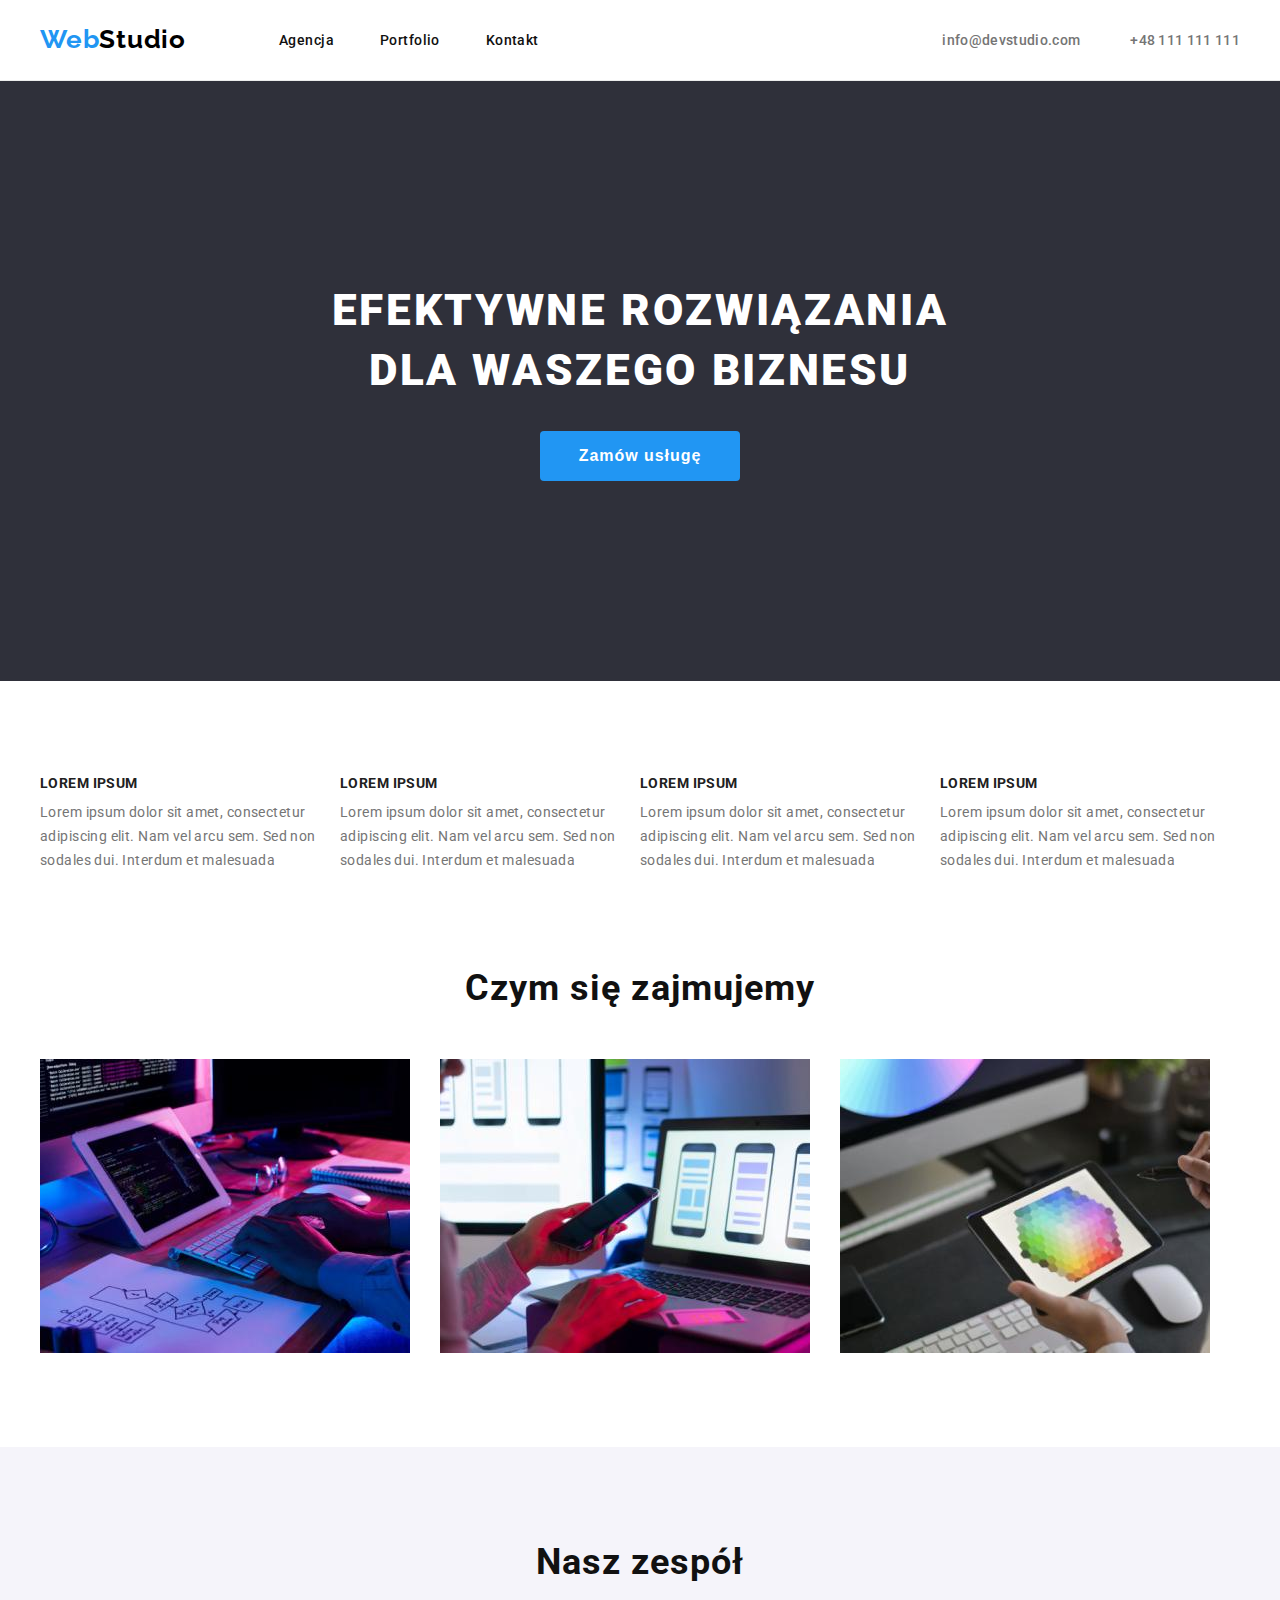
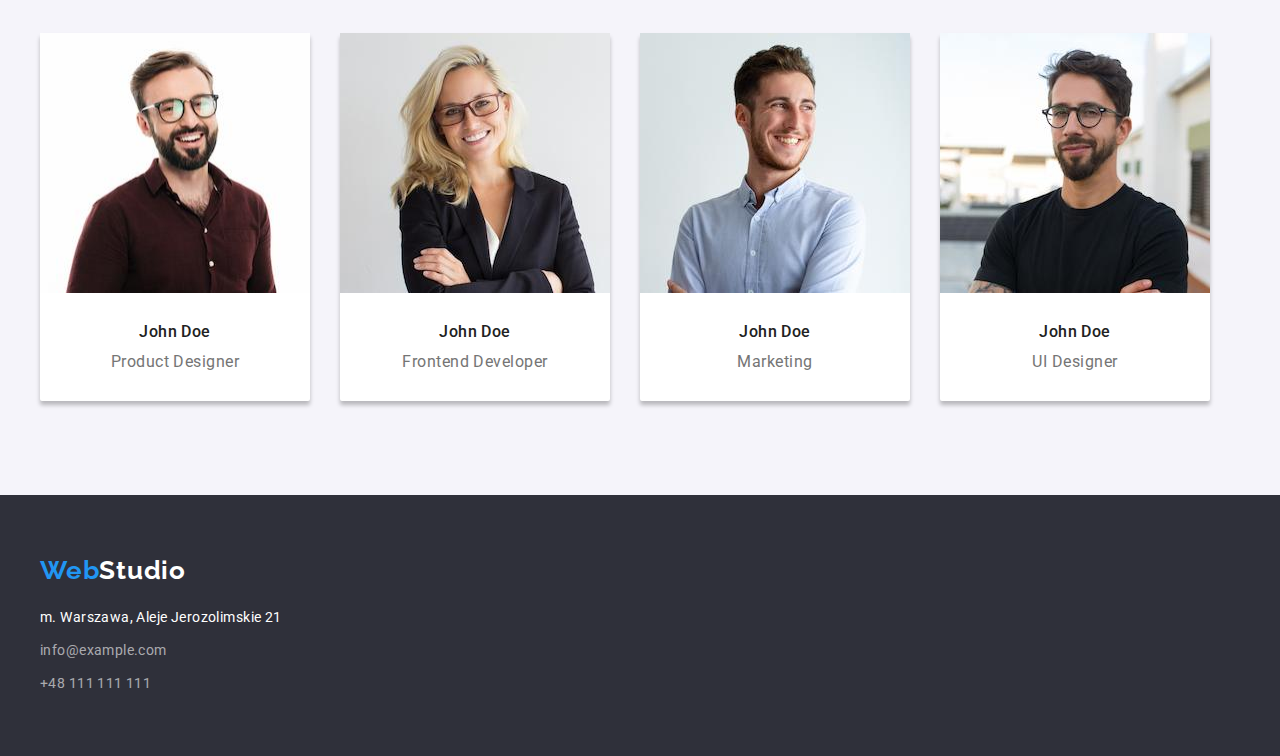
<file: index.html>
<!DOCTYPE html>
<html lang="pl">
    <head>
        <meta charset="UTF-8" />
        <meta http-equiv="X-UA-Compatible" content="IE=edge" />
        <meta name="viewport" content="width=device-width, initial-scale=1.0" />
        <title>Zadanie domowe GOIT Polska</title>
        <link rel="preconnect" href="https://fonts.googleapis.com" />
        <link rel="preconnect" href="https://fonts.gstatic.com" crossorigin />
        <link
            href="https://fonts.googleapis.com/css2?family=Raleway:wght@700&family=Roboto:wght@400;500;700;900&display=swap"
            rel="stylesheet"
        />
        <link
            rel="stylesheet"
            href="https://cdnjs.cloudflare.com/ajax/libs/modern-normalize/1.1.0/modern-normalize.min.css"
            integrity="sha512-wpPYUAdjBVSE4KJnH1VR1HeZfpl1ub8YT/NKx4PuQ5NmX2tKuGu6U/JRp5y+Y8XG2tV+wKQpNHVUX03MfMFn9Q=="
            crossorigin="anonymous"
            referrerpolicy="no-referrer"
        />
        <link rel="stylesheet" href="css/styles.css" />
    </head>
    <body>
        <header class="header-wrapper">
            <div class="container">
                <nav class="header-navigation">
                    <a class="logo" href="index.html"
                        >Web<span class="header-studio">Studio</span></a
                    >
                    <ul class="nav-list">
                        <li><a href="#">Agencja</a></li>
                        <li>
                            <a href="portfolio.html">Portfolio</a>
                        </li>
                        <li><a href="#">Kontakt</a></li>
                    </ul>
                </nav>
                <ul class="contact-list">
                    <li>
                        <a class="nav-contact" href="mailto:info@devstudio.com"
                            >info@devstudio.com</a
                        >
                    </li>
                    <li>
                        <a class="nav-contact" href="tel:+48-111-111-111"
                            >+48 111 111 111</a
                        >
                    </li>
                </ul>
            </div>
        </header>

        <main>
            <section class="service section">
                <div class="container">
                    <h1>EFEKTYWNE ROZWIĄZANIA DLA WASZEGO BIZNESU</h1>
                    <button type="button">Zamów usługę</button>
                </div>
            </section>
            <section class="section">
                <div class="container">
                    <ul class="primary-list">
                        <li>
                            <h3>Lorem Ipsum</h3>
                            <p>
                                Lorem ipsum dolor sit amet, consectetur
                                adipiscing elit. Nam vel arcu sem. Sed non
                                sodales dui. Interdum et malesuada
                            </p>
                        </li>
                        <li>
                            <h3>Lorem Ipsum</h3>
                            <p>
                                Lorem ipsum dolor sit amet, consectetur
                                adipiscing elit. Nam vel arcu sem. Sed non
                                sodales dui. Interdum et malesuada
                            </p>
                        </li>
                        <li>
                            <h3>Lorem Ipsum</h3>
                            <p>
                                Lorem ipsum dolor sit amet, consectetur
                                adipiscing elit. Nam vel arcu sem. Sed non
                                sodales dui. Interdum et malesuada
                            </p>
                        </li>
                        <li>
                            <h3>Lorem Ipsum</h3>
                            <p>
                                Lorem ipsum dolor sit amet, consectetur
                                adipiscing elit. Nam vel arcu sem. Sed non
                                sodales dui. Interdum et malesuada
                            </p>
                        </li>
                    </ul>
                </div>
            </section>
            <div class="container">
                <h2 class="what-we-do">Czym się zajmujemy</h2>
                <ul class="portfolio-list-main">
                    <li>
                        <img
                            src="images/coding-in-progress.jpg"
                            alt="coding in progress"
                            width="370"
                            height="294"
                        />
                    </li>
                    <li>
                        <img
                            src="images/not-yet-notch.jpg"
                            alt="not yet notch"
                            width="370"
                            height="294"
                        />
                    </li>
                    <li>
                        <img
                            src="images/too-much-colours-for-me.jpg"
                            alt="too much colours for me"
                            width="370"
                            height="294"
                        />
                    </li>
                </ul>
            </div>
            <section class="team-section section">
                <div class="container">
                    <h2 class="team-title">Nasz zespół</h2>
                    <ul class="secondary-list">
                        <li>
                            <figure>
                                <img
                                    src="images/team/pal1.jpg"
                                    alt="pal 1"
                                    width="270"
                                    height="260"
                                />
                                <figcaption>
                                    <span class="team-names">John Doe</span
                                    ><span class="team-position"
                                        >Product Designer</span
                                    >
                                </figcaption>
                            </figure>
                        </li>
                        <li>
                            <figure>
                                <img
                                    src="images/team/pal2.jpg"
                                    alt="pal 2"
                                    width="270"
                                    height="260"
                                />
                                <figcaption>
                                    <span class="team-names">John Doe</span
                                    ><span class="team-position"
                                        >Frontend Developer</span
                                    >
                                </figcaption>
                            </figure>
                        </li>
                        <li>
                            <figure>
                                <img
                                    src="images/team/pal3.jpg"
                                    alt="pal 3"
                                    width="270"
                                    height="260"
                                />
                                <figcaption>
                                    <span class="team-names">John Doe</span
                                    ><span class="team-position"
                                        >Marketing</span
                                    >
                                </figcaption>
                            </figure>
                        </li>
                        <li>
                            <figure>
                                <img
                                    src="images/team/pal4.jpg"
                                    alt="pal 4"
                                    width="270"
                                    height="260"
                                />
                                <figcaption>
                                    <span class="team-names">John Doe</span
                                    ><span class="team-position"
                                        >UI Designer</span
                                    >
                                </figcaption>
                            </figure>
                        </li>
                    </ul>
                </div>
            </section>
        </main>
        <footer class="footer-section">
            <div class="container">
                <a class="logo" href="index.html"
                    >Web<span class="footer-studio">Studio</span></a
                >
                <address>
                    <a
                        class="footer-localization"
                        href="https://goo.gl/maps/t7D3Fm8JjVbQzfDk6"
                        title="Lokalizacja"
                        >m. Warszawa, Aleje Jerozolimskie 21</a
                    >
                    <a class="footer-mail" href="mailto:info@example.com"
                        >info@example.com</a
                    >
                    <a class="footer-tel" href="tel:+48-111-111-111"
                        >+48 111 111 111</a
                    >
                </address>
            </div>
        </footer>
    </body>
</html>
</file>
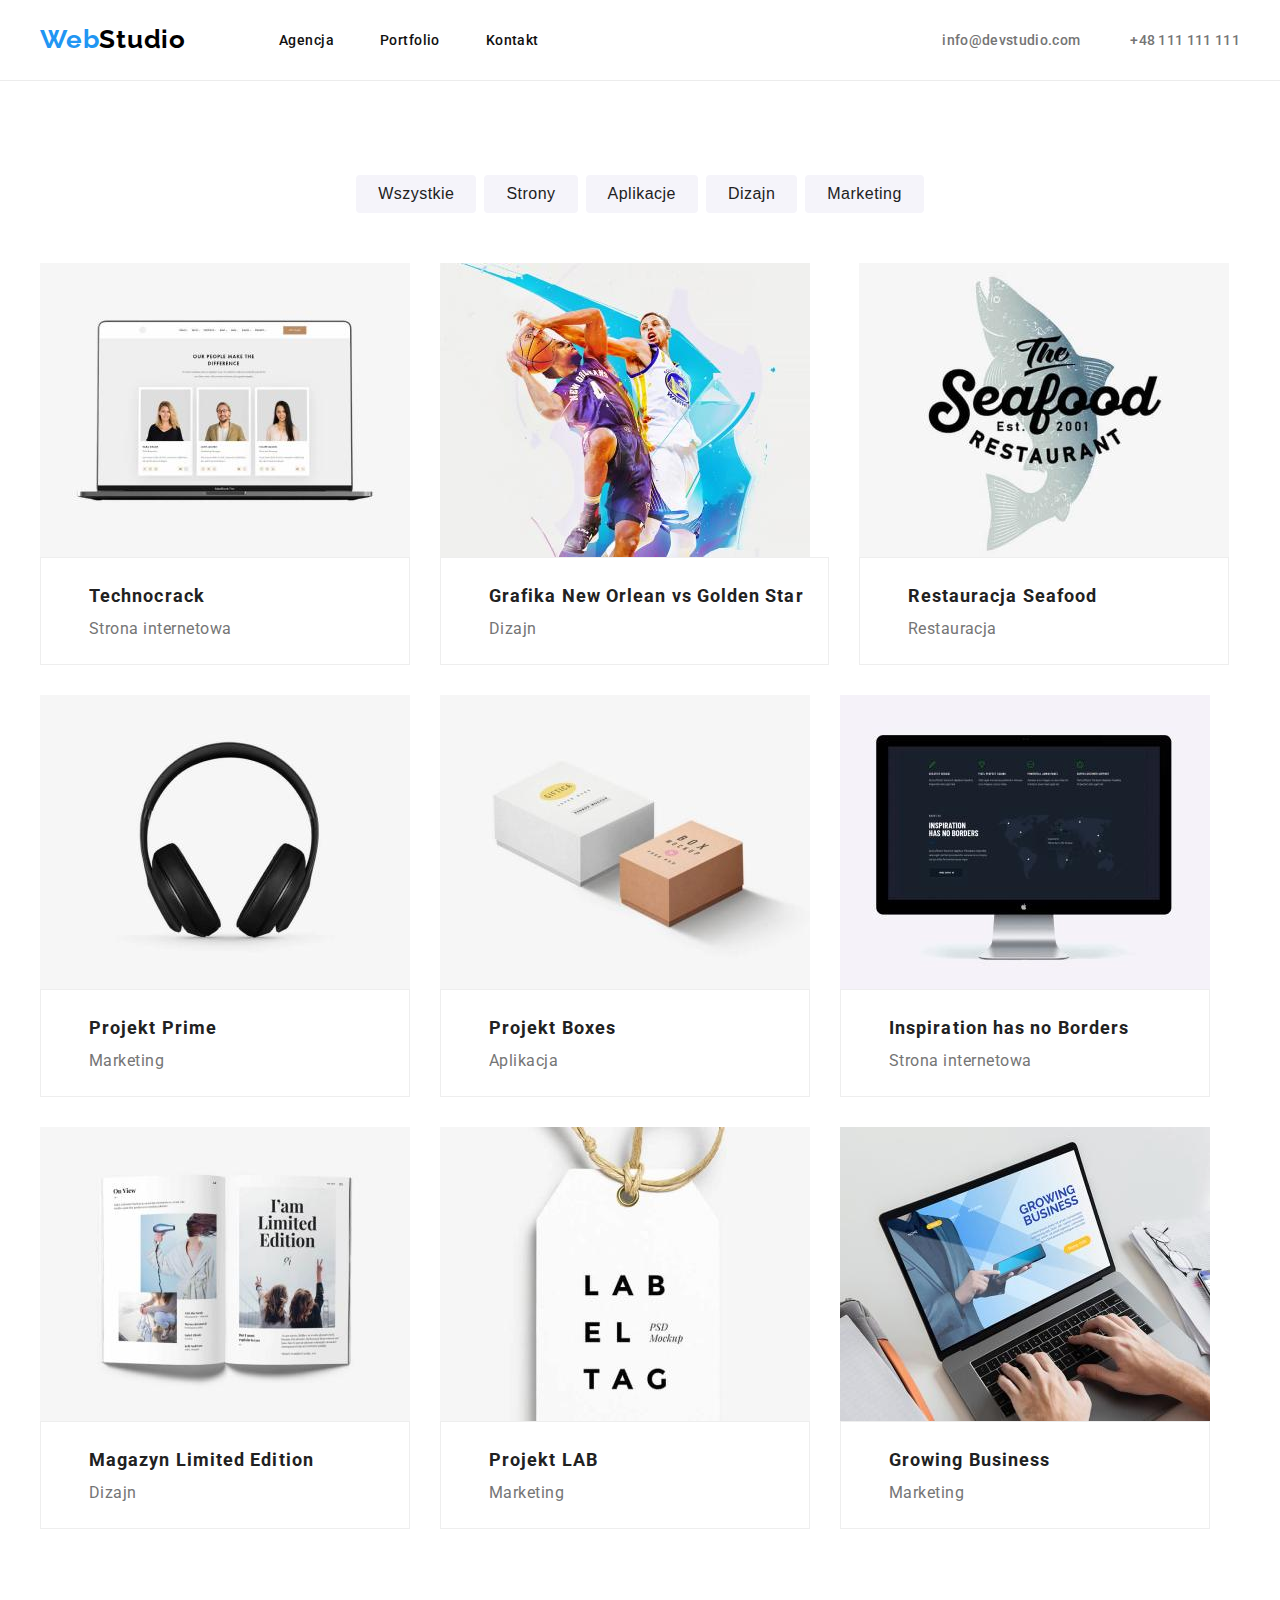
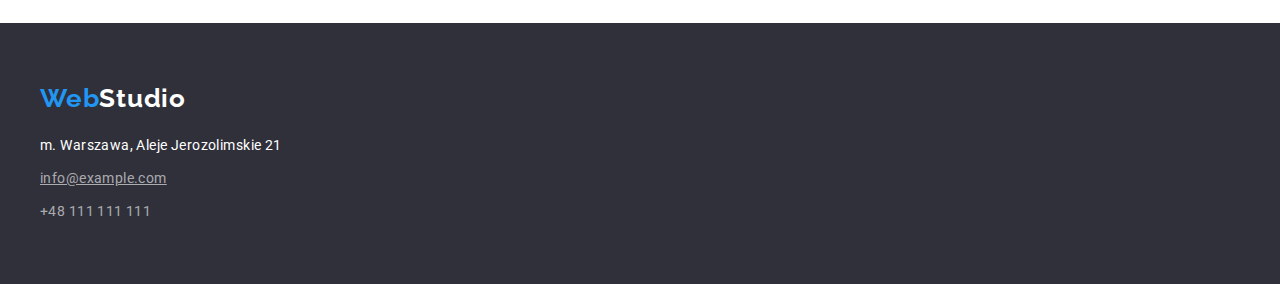
<file: portfolio.html>
<!DOCTYPE html>
<html lang="en">
    <head>
        <meta charset="UTF-8" />
        <meta http-equiv="X-UA-Compatible" content="IE=edge" />
        <meta name="viewport" content="width=device-width, initial-scale=1.0" />
        <title>Portfolio</title>
        <link rel="preconnect" href="https://fonts.googleapis.com" />
        <link rel="preconnect" href="https://fonts.gstatic.com" crossorigin />
        <link
            href="https://fonts.googleapis.com/css2?family=Raleway:wght@700&family=Roboto:wght@400;500;700;900&display=swap"
            rel="stylesheet"
        />
        <link
            rel="stylesheet"
            href="https://cdnjs.cloudflare.com/ajax/libs/modern-normalize/1.1.0/modern-normalize.min.css"
            integrity="sha512-wpPYUAdjBVSE4KJnH1VR1HeZfpl1ub8YT/NKx4PuQ5NmX2tKuGu6U/JRp5y+Y8XG2tV+wKQpNHVUX03MfMFn9Q=="
            crossorigin="anonymous"
            referrerpolicy="no-referrer"
        />
        <link rel="stylesheet" href="css/styles.css" />
    </head>
    <body>
        <header class="header-wrapper">
            <div class="container">
                <nav class="header-navigation">
                    <a class="logo" href="index.html"
                        >Web<span class="header-studio">Studio</span></a
                    >
                    <ul class="nav-list">
                        <li><a href="#">Agencja</a></li>
                        <li>
                            <a href="portfolio.html">Portfolio</a>
                        </li>
                        <li><a href="#">Kontakt</a></li>
                    </ul>
                </nav>
                <ul class="contact-list">
                    <li>
                        <a class="nav-contact" href="mailto:info@devstudio.com"
                            >info@devstudio.com</a
                        >
                    </li>
                    <li>
                        <a class="nav-contact" href="tel:+48-111-111-111"
                            >+48 111 111 111</a
                        >
                    </li>
                </ul>
            </div>
        </header>
        <main class="section">
            <div class="container">
                <ul class="portfolio-nav-buttons">
                    <li>
                        <button>Wszystkie</button>
                    </li>
                    <li>
                        <button>Strony</button>
                    </li>
                    <li>
                        <button>Aplikacje</button>
                    </li>
                    <li>
                        <button>Dizajn</button>
                    </li>
                    <li>
                        <button>Marketing</button>
                    </li>
                </ul>
                <ul class="portfolio-list">
                    <li>
                        <figure>
                            <img
                                src="images/portfolio/technocrack.jpg"
                                alt="technocrack"
                                width="370"
                                height="294"
                            />
                            <figcaption>
                                <span class="project-names">Technocrack</span>
                                <span class="project-type"
                                    >Strona internetowa</span
                                >
                            </figcaption>
                        </figure>
                    </li>
                    <li>
                        <figure>
                            <img
                                src="images/portfolio/basketball.jpg"
                                alt="basketball"
                                width="370"
                                height="294"
                            />
                            <figcaption>
                                <span class="project-names"
                                    >Grafika New Orlean vs Golden Star</span
                                >
                                <span class="project-type">Dizajn</span>
                            </figcaption>
                        </figure>
                    </li>
                    <li>
                        <figure>
                            <img
                                src="images/portfolio/seafood.jpg"
                                alt="seafood"
                                width="370"
                                height="294"
                            />
                            <figcaption>
                                <span class="project-names"
                                    >Restauracja Seafood</span
                                >
                                <span class="project-type">Restauracja</span>
                            </figcaption>
                        </figure>
                    </li>
                    <li>
                        <figure>
                            <img
                                src="images/portfolio/headphones.jpg"
                                alt="headphones"
                                width="370"
                                height="294"
                            />
                            <figcaption>
                                <span class="project-names">Projekt Prime</span>
                                <span class="project-type">Marketing</span>
                            </figcaption>
                        </figure>
                    </li>
                    <li>
                        <figure>
                            <img
                                src="images/portfolio/boxes.jpg"
                                alt="boxes"
                                width="370"
                                height="294"
                            />
                            <figcaption>
                                <span class="project-names">Projekt Boxes</span>
                                <span class="project-type">Aplikacja</span>
                            </figcaption>
                        </figure>
                    </li>
                    <li>
                        <figure>
                            <img
                                src="images/portfolio/imac.jpg"
                                alt="imac"
                                width="370"
                                height="294"
                            />
                            <figcaption>
                                <span class="project-names"
                                    >Inspiration has no Borders</span
                                >
                                <span class="project-type"
                                    >Strona internetowa</span
                                >
                            </figcaption>
                        </figure>
                    </li>
                    <li>
                        <figure>
                            <img
                                src="images/portfolio/magazine.jpg"
                                alt="magazine"
                                width="370"
                                height="294"
                            />
                            <figcaption>
                                <span class="project-names"
                                    >Magazyn Limited Edition</span
                                >
                                <span class="project-type">Dizajn</span>
                            </figcaption>
                        </figure>
                    </li>
                    <li>
                        <figure>
                            <img
                                src="images/portfolio/label.jpg"
                                alt="label"
                                width="370"
                                height="294"
                            />
                            <figcaption>
                                <span class="project-names">Projekt LAB</span>
                                <span class="project-type">Marketing</span>
                            </figcaption>
                        </figure>
                    </li>
                    <li>
                        <figure>
                            <img
                                src="images/portfolio/laptop.jpg"
                                alt="laptop"
                                width="370"
                                height="294"
                            />
                            <figcaption>
                                <span class="project-names"
                                    >Growing Business</span
                                >
                                <span class="project-type">Marketing</span>
                            </figcaption>
                        </figure>
                    </li>
                </ul>
            </div>
        </main>
        <footer class="footer-section">
            <div class="container">
                <a class="logo" href="index.html"
                    >Web<span class="footer-studio">Studio</span></a
                >
                <address>
                    <a
                        class="footer-localization"
                        href="https://goo.gl/maps/t7D3Fm8JjVbQzfDk6"
                        title="Lokalizacja"
                        >m. Warszawa, Aleje Jerozolimskie 21</a
                    >
                    <a
                        class="footer-mail-portfolio"
                        href="mailto:info@example.com"
                        >info@example.com</a
                    >
                    <a class="footer-tel" href="tel:+48-111-111-111"
                        >+48 111 111 111</a
                    >
                </address>
            </div>
        </footer>
    </body>
</html>
</file>
<file: css/styles.css>
* {
    margin: 0;
    padding: 0;
}
img {
    vertical-align: middle;
}
:root {
    --light-blue: #2196f3;
}
.header-navigation {
    display: flex;
    align-items: center;
}
.header-navigation:focus {
    color: var(--light-blue);
}

.header-studio {
    color: black;
    text-decoration: none;
    font-size: 26px;
    line-height: 1.19;
    font-weight: 700;
    font-family: 'Raleway', sans-serif;
}
.logo {
    color: #2196f3;
    line-height: 1.19;
    text-decoration: none;
    font-size: 26px;
    line-height: 1.19;
    font-weight: 700;
    font-family: 'Raleway', sans-serif;
    letter-spacing: 0.03em;
}
body {
    font-family: 'Roboto', 'Raleway', sans-serif;
    color: #111;
}

.nav-list {
    list-style: none;
    list-style-type: none;
    display: flex;
    flex-direction: row;
    padding: 0;
    gap: 46px;
    margin-left: 93px;
    letter-spacing: 0.02em;
}

.nav-list a {
    font-size: 14px;
    color: #111;
    line-height: 1.14;
    font-weight: 500;
    text-decoration: none;
    letter-spacing: 0.03em;
}
.nav-list a:focus,
.nav-list a:hover {
    color: var(--light-blue);
}
.contact-list {
    list-style: none;
    list-style-type: none;
    display: flex;
    padding: 0;
    gap: 50px;
    letter-spacing: 0.02em;
}

.nav-contact {
    font-size: 14px;
    color: #757575;
    line-height: 1.14;
    font-weight: 500;
    text-decoration: none;
}
.nav-contact:focus,
.nav-contact:hover {
    color: var(--light-blue);
}
.service {
    background-color: #2f303a;
    display: flex;
    align-items: center;
    text-align: center;
}
.service > .container > h1 {
    color: white;
    font-size: 44px;
    line-height: 1.36;
    font-weight: 900;
    text-align: center;
    margin: 106px 252px 30px;
    letter-spacing: 0.06em;
}
.service > .container > button {
    color: white;
    font-size: 16px;
    line-height: 1.88;
    font-weight: 700;
    letter-spacing: 0.06em;
    cursor: pointer;
    width: 200px;
    height: 50px;
    background-color: #2196f3;
    border: none;
    border-radius: 4px;
    margin-bottom: 106px;
}
.primary-list {
    list-style-type: none;
    display: flex;
}
.primary-list p {
    font-size: 14px;
    font-weight: 400;
    color: #757575;
    line-height: 1.71;
    letter-spacing: 0.03em;
    margin-top: 10px;
}

.primary-list h3 {
    color: #212121;
    text-transform: uppercase;
    font-size: 14px;
    line-height: 1.17;
    font-weight: 700;
    letter-spacing: 0.03em;
}
.what-we-do {
    line-height: 1.17;
    font-size: 36px;
    font-weight: 700;
    letter-spacing: 0.03em;
    text-align: center;
}
.team-section {
    background-color: #f5f4fa;
}
.team-title {
    font-size: 36px;
    line-height: 1.17;
    text-align: center;
    font-weight: 700;
    letter-spacing: 0.03em;
    margin-bottom: 50px;
}
.team-names {
    color: #212121;
    font-size: 16px;
    line-height: 1.17;
    font-weight: 500;
    display: block;
    text-align: center;
    margin-top: 30px;
    letter-spacing: 0.03em;
}
.team-position {
    display: block;
    text-align: center;
    margin-top: 10px;
    font-size: 16px;
    font-weight: 400;
    line-height: 1.17;
    letter-spacing: 0.03em;
}
.footer-section {
    background-color: #2f303a;
    padding: 60px 0px;
}
.footer-section a {
    display: block;
}
.footer-section > address {
    flex-direction: column;
}
.footer-localization {
    text-decoration: none;
    color: white;
    font-size: 14px;
    line-height: 1.71;
    font-weight: 400;
    font-style: normal;
    margin-bottom: 9px;
    letter-spacing: 0.03em;
}
.footer-mail {
    text-decoration: none;
    color: rgb(255, 255, 255, 0.6);
    font-size: 14px;
    line-height: 1.71;
    font-weight: 400;
    font-style: normal;
    margin-bottom: 9px;
    letter-spacing: 0.03em;
}
.footer-mail:focus,
.footer-mail:hover {
    color: var(--light-blue);
}
.footer-mail-portfolio {
    color: rgb(255, 255, 255, 0.6);
    font-size: 14px;
    line-height: 1.71;
    font-weight: 400;
    font-style: normal;
    margin-bottom: 9px;
    letter-spacing: 0.03em;
}
.footer-mail-portfolio:focus,
.footer-mail-portfolio:hover {
    color: var(--light-blue);
}
.footer-tel {
    text-decoration: none;
    color: rgb(255, 255, 255, 0.6);
    font-size: 14px;
    line-height: 1.71;
    font-weight: 400;
    font-style: normal;
    letter-spacing: 0.03em;
}
.footer-tel:focus,
.footer-tel:hover {
    color: var(--light-blue);
}
.footer-studio {
    color: white;
    text-decoration: none;
    font-size: 26px;
    line-height: 1.17;
    font-weight: 700;
    font-family: 'Raleway', sans-serif;
}
.secondary-list figure {
    background-color: white;
    border-radius: 2px;
    box-shadow: 0px 4px 4px rgba(0, 0, 0, 0.25);
}
.secondary-list figcaption {
    font-size: 16px;
    line-height: 1.19;
    color: #212121;
    font-weight: 500;
    padding-bottom: 30px;
}
.team-position {
    color: #757575;
    line-height: 1.19;
}
.secondary-list {
    list-style-type: none;
    display: flex;
    gap: 30px;
}

.portfolio-list {
    list-style-type: none;
    display: flex;
    flex-wrap: wrap;
    gap: 30px;
}
.portfolio-list-main {
    list-style-type: none;
    display: flex;
    flex-wrap: wrap;
    align-items: flex-start;
    gap: 30px;
    margin-top: 50px;
    padding-bottom: 94px;
}
.portfolio-section {
    display: flex;
    padding-bottom: 94px;
    padding-top: 34px;
}
.portfolio-list figcaption {
    color: #212121;
    font-size: 18px;
    line-height: 2;
    font-weight: 700;
    letter-spacing: 0.03em;
    padding: 20px 24px;
    border: 1px solid #eeeeee;
}
.project-names {
    color: #212121;
    font-size: 18px;
    line-height: 2;
    font-weight: 700;
    display: block;
    padding-left: 24px;
    letter-spacing: 0.06em;
}
.project-type {
    color: #757575;
    font-size: 16px;
    line-height: 1.88;
    font-weight: 400;
    display: block;
    padding-left: 24px;
    letter-spacing: 0.03em;
}
.box-portfolio {
    display: flex;
    justify-content: center;
}
.portfolio-nav-buttons {
    list-style-type: none;
    display: flex;
    justify-content: center;
    gap: 8px;
    margin-bottom: 50px;
}
.portfolio-nav-buttons button {
    color: #212121;
    font-size: 16px;
    line-height: 1.63;
    font-weight: 500;
    cursor: pointer;
    text-decoration: none;
    background-color: #f5f4fa;
    border-radius: 4px;
    border-style: none;
    padding: 6px 22px;
    letter-spacing: 0.03em;
}
.portfolio-nav-buttons button:focus,
.portfolio-nav-buttons button:hover {
    background-color: #2196f3;
    color: white;
}
.container {
    width: 1200px;
    margin: 0 auto;
    padding: 0 15px;
}
.section {
    padding: 94px 0;
}
.header-wrapper {
    padding: 24px 0 25px;
    border-bottom: 1px solid #ececec;
}
.header-wrapper > .container {
    display: flex;
    justify-content: space-between;
    align-items: center;
}
.footer-section > div > a {
    margin-bottom: 20px;
}
.footer-section > address > a:focus {
    color: var(--light-blue);
}
</file>
